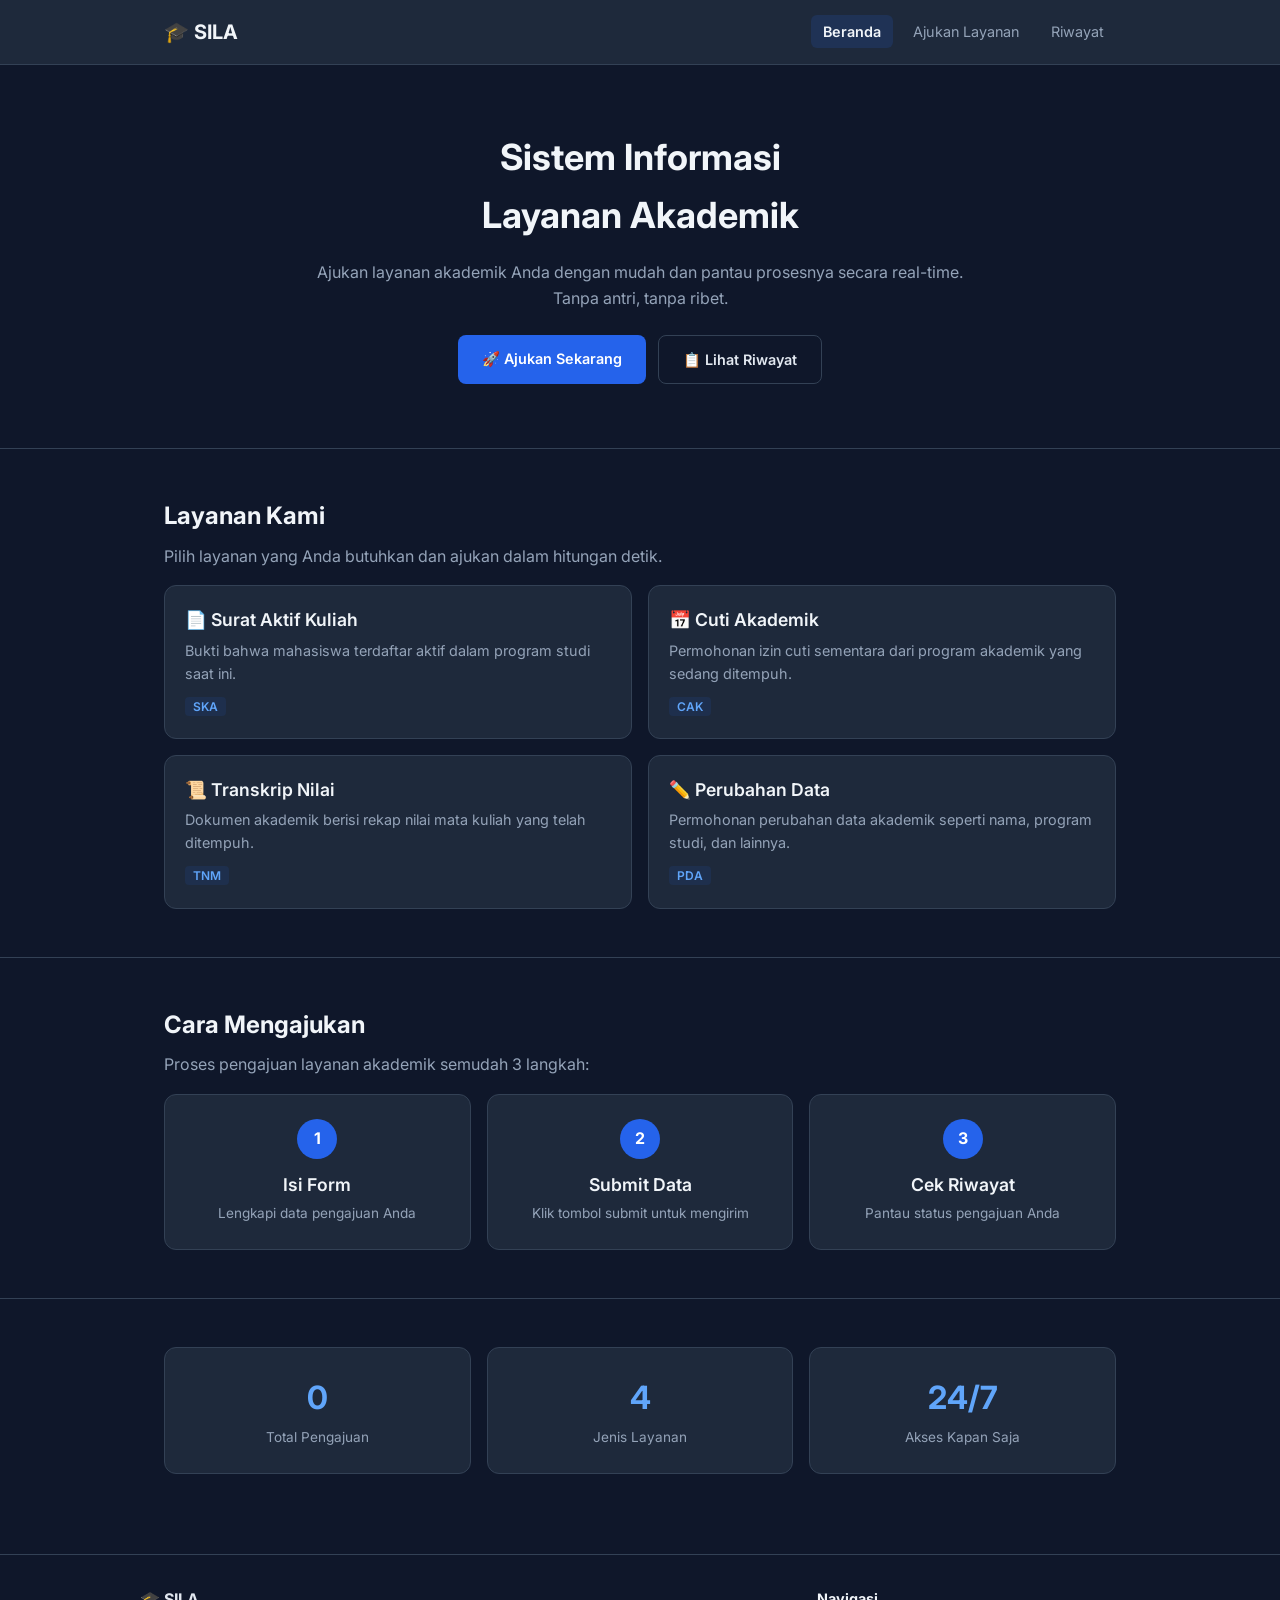
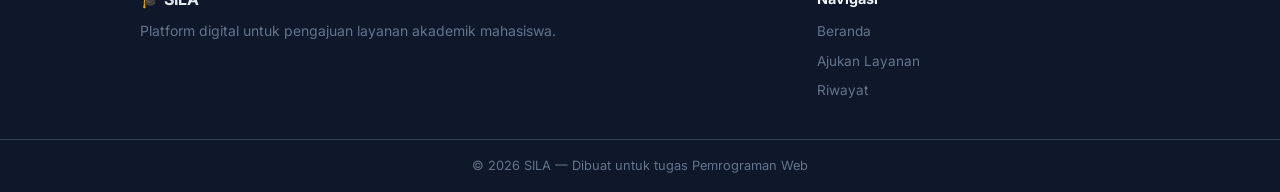
<file: index.html>
<!DOCTYPE html>
<html lang="id">

<head>
    <meta charset="UTF-8">
    <meta name="viewport" content="width=device-width, initial-scale=1.0">
    <title>SILA — Sistem Informasi Layanan Akademik</title>
    <link rel="preconnect" href="https://fonts.googleapis.com">
    <link rel="preconnect" href="https://fonts.gstatic.com" crossorigin>
    <link href="https://fonts.googleapis.com/css2?family=Inter:wght@400;600;700&display=swap" rel="stylesheet">
    <link rel="stylesheet" href="css/style.css">
</head>

<body>

    <!-- HEADER & NAVIGASI -->
    <header class="navbar">
        <div class="container navbar-inner">
            <a href="index.html" class="logo">🎓 SILA</a>
            <input type="checkbox" id="navToggle" class="nav-toggle">
            <label for="navToggle" class="hamburger">
                <span></span>
                <span></span>
                <span></span>
            </label>
            <nav>
                <ul class="nav-menu">
                    <li><a href="index.html" class="active">Beranda</a></li>
                    <li><a href="layanan.html">Ajukan Layanan</a></li>
                    <li><a href="riwayat.html">Riwayat</a></li>
                </ul>
            </nav>
        </div>
    </header>

    <main>

        <!-- Hero -->
        <section class="hero">
            <div class="container">
                <h1>Sistem Informasi<br>Layanan Akademik</h1>
                <p>Ajukan layanan akademik Anda dengan mudah dan pantau prosesnya secara real-time.<br>Tanpa antri,
                    tanpa ribet.</p>
                <div class="hero-buttons">
                    <a href="layanan.html" class="btn btn-primary">🚀 Ajukan Sekarang</a>
                    <a href="riwayat.html" class="btn btn-outline">📋 Lihat Riwayat</a>
                </div>
            </div>
        </section>

        <!-- Daftar Layanan -->
        <section class="section">
            <div class="container">
                <h2>Layanan Kami</h2>
                <p class="section-desc">Pilih layanan yang Anda butuhkan dan ajukan dalam hitungan detik.</p>
                <div class="cards-grid">
                    <article class="card">
                        <h3>📄 Surat Aktif Kuliah</h3>
                        <p>Bukti bahwa mahasiswa terdaftar aktif dalam program studi saat ini.</p>
                        <span class="card-code">SKA</span>
                    </article>
                    <article class="card">
                        <h3>📅 Cuti Akademik</h3>
                        <p>Permohonan izin cuti sementara dari program akademik yang sedang ditempuh.</p>
                        <span class="card-code">CAK</span>
                    </article>
                    <article class="card">
                        <h3>📜 Transkrip Nilai</h3>
                        <p>Dokumen akademik berisi rekap nilai mata kuliah yang telah ditempuh.</p>
                        <span class="card-code">TNM</span>
                    </article>
                    <article class="card">
                        <h3>✏️ Perubahan Data</h3>
                        <p>Permohonan perubahan data akademik seperti nama, program studi, dan lainnya.</p>
                        <span class="card-code">PDA</span>
                    </article>
                </div>
            </div>
        </section>

        <!-- Cara Mengajukan -->
        <section class="section">
            <div class="container">
                <h2>Cara Mengajukan</h2>
                <p class="section-desc">Proses pengajuan layanan akademik semudah 3 langkah:</p>
                <div class="steps-grid">
                    <div class="step">
                        <div class="step-number">1</div>
                        <h3>Isi Form</h3>
                        <p>Lengkapi data pengajuan Anda</p>
                    </div>
                    <div class="step">
                        <div class="step-number">2</div>
                        <h3>Submit Data</h3>
                        <p>Klik tombol submit untuk mengirim</p>
                    </div>
                    <div class="step">
                        <div class="step-number">3</div>
                        <h3>Cek Riwayat</h3>
                        <p>Pantau status pengajuan Anda</p>
                    </div>
                </div>
            </div>
        </section>

        <!-- Statistik -->
        <section class="section">
            <div class="container">
                <div class="stats-grid">
                    <div class="stat">
                        <div class="stat-number">0</div>
                        <div class="stat-label">Total Pengajuan</div>
                    </div>
                    <div class="stat">
                        <div class="stat-number">4</div>
                        <div class="stat-label">Jenis Layanan</div>
                    </div>
                    <div class="stat">
                        <div class="stat-number">24/7</div>
                        <div class="stat-label">Akses Kapan Saja</div>
                    </div>
                </div>
            </div>
        </section>

    </main>

    <!-- FOOTER -->
    <footer class="footer">
        <div class="container footer-inner">
            <div>
                <strong>🎓 SILA</strong>
                <p>Platform digital untuk pengajuan layanan akademik mahasiswa.</p>
            </div>
            <div class="footer-nav">
                <h4>Navigasi</h4>
                <ul>
                    <li><a href="index.html">Beranda</a></li>
                    <li><a href="layanan.html">Ajukan Layanan</a></li>
                    <li><a href="riwayat.html">Riwayat</a></li>
                </ul>
            </div>
        </div>
        <div class="footer-bottom">
            <div class="container">
                <p>&copy; 2026 SILA — Dibuat untuk tugas Pemrograman Web</p>
            </div>
        </div>
    </footer>

</body>

</html>
</file>
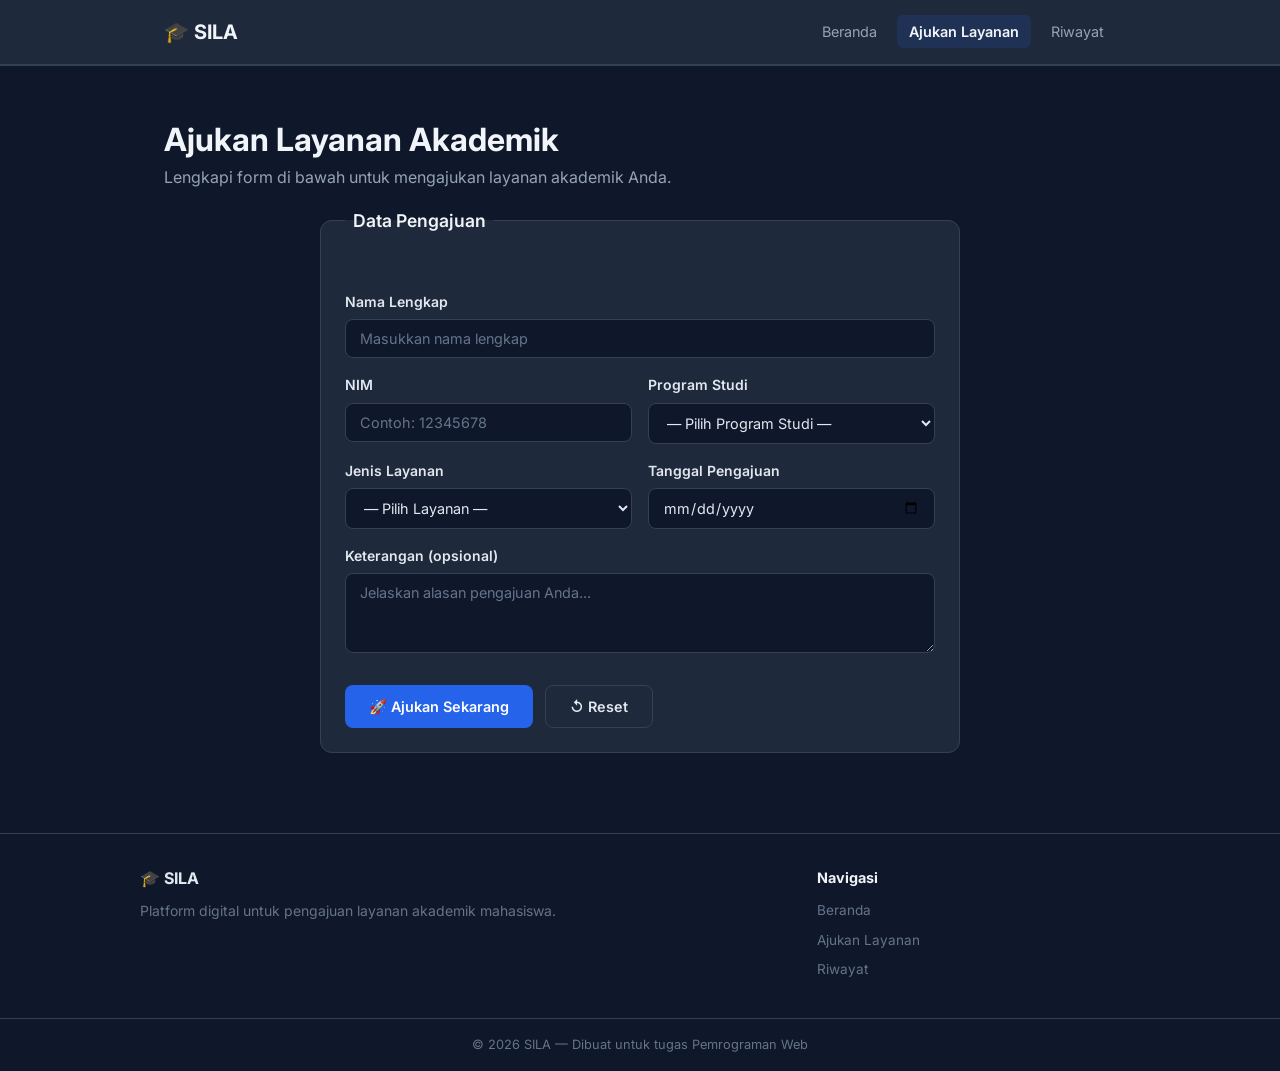
<file: layanan.html>
<!DOCTYPE html>
<html lang="id">

<head>
    <meta charset="UTF-8">
    <meta name="viewport" content="width=device-width, initial-scale=1.0">
    <title>Ajukan Layanan — SILA</title>
    <link rel="preconnect" href="https://fonts.googleapis.com">
    <link rel="preconnect" href="https://fonts.gstatic.com" crossorigin>
    <link href="https://fonts.googleapis.com/css2?family=Inter:wght@400;600;700&display=swap" rel="stylesheet">
    <link rel="stylesheet" href="css/style.css">
</head>

<body>

    <header class="navbar">
        <div class="container navbar-inner">
            <a href="index.html" class="logo">🎓 SILA</a>
            <input type="checkbox" id="navToggle" class="nav-toggle">
            <label for="navToggle" class="hamburger">
                <span></span>
                <span></span>
                <span></span>
            </label>
            <nav>
                <ul class="nav-menu">
                    <li><a href="index.html">Beranda</a></li>
                    <li><a href="layanan.html" class="active">Ajukan Layanan</a></li>
                    <li><a href="riwayat.html">Riwayat</a></li>
                </ul>
            </nav>
        </div>
    </header>

    <main>
        <section class="section">
            <div class="container">
                <h1>Ajukan Layanan Akademik</h1>
                <p class="section-desc">Lengkapi form di bawah untuk mengajukan layanan akademik Anda.</p>

                <form id="formPengajuan" class="form-card">
                    <fieldset>
                        <legend>Data Pengajuan</legend>

                        <p id="formError" class="form-error"></p>

                        <div class="form-group">
                            <label for="nama">Nama Lengkap</label>
                            <input type="text" id="nama" name="nama" placeholder="Masukkan nama lengkap">
                        </div>

                        <div class="form-row">
                            <div class="form-group">
                                <label for="nim">NIM</label>
                                <input type="text" id="nim" name="nim" placeholder="Contoh: 12345678" maxlength="8">
                            </div>
                            <div class="form-group">
                                <label for="prodi">Program Studi</label>
                                <select id="prodi" name="prodi">
                                    <option value="">— Pilih Program Studi —</option>
                                    <option value="Sistem Informasi">Sistem Informasi</option>
                                    <option value="Teknik Informatika">Teknik Informatika</option>
                                    <option value="Manajemen">Manajemen</option>
                                    <option value="Akuntansi">Akuntansi</option>
                                </select>
                            </div>
                        </div>

                        <div class="form-row">
                            <div class="form-group">
                                <label for="layanan">Jenis Layanan</label>
                                <select id="layanan" name="layanan">
                                    <option value="">— Pilih Layanan —</option>
                                    <option value="SKA">SKA — Surat Aktif Kuliah</option>
                                    <option value="CAK">CAK — Cuti Akademik</option>
                                    <option value="TNM">TNM — Transkrip Nilai</option>
                                    <option value="PDA">PDA — Perubahan Data</option>
                                </select>
                            </div>
                            <div class="form-group">
                                <label for="tanggal">Tanggal Pengajuan</label>
                                <input type="date" id="tanggal" name="tanggal">
                            </div>
                        </div>

                        <div class="form-group">
                            <label for="keterangan">Keterangan (opsional)</label>
                            <textarea id="keterangan" name="keterangan" rows="3"
                                placeholder="Jelaskan alasan pengajuan Anda..."></textarea>
                        </div>

                        <div class="form-actions">
                            <button type="submit" class="btn btn-primary">🚀 Ajukan Sekarang</button>
                            <button type="reset" class="btn btn-outline">↺ Reset</button>
                        </div>
                    </fieldset>
                </form>
            </div>
        </section>
    </main>

    <footer class="footer">
        <div class="container footer-inner">
            <div>
                <strong>🎓 SILA</strong>
                <p>Platform digital untuk pengajuan layanan akademik mahasiswa.</p>
            </div>
            <div class="footer-nav">
                <h4>Navigasi</h4>
                <ul>
                    <li><a href="index.html">Beranda</a></li>
                    <li><a href="layanan.html">Ajukan Layanan</a></li>
                    <li><a href="riwayat.html">Riwayat</a></li>
                </ul>
            </div>
        </div>
        <div class="footer-bottom">
            <div class="container">
                <p>&copy; 2026 SILA — Dibuat untuk tugas Pemrograman Web</p>
            </div>
        </div>
    </footer>

    <script src="js/script.js"></script>

</body>

</html>
</file>
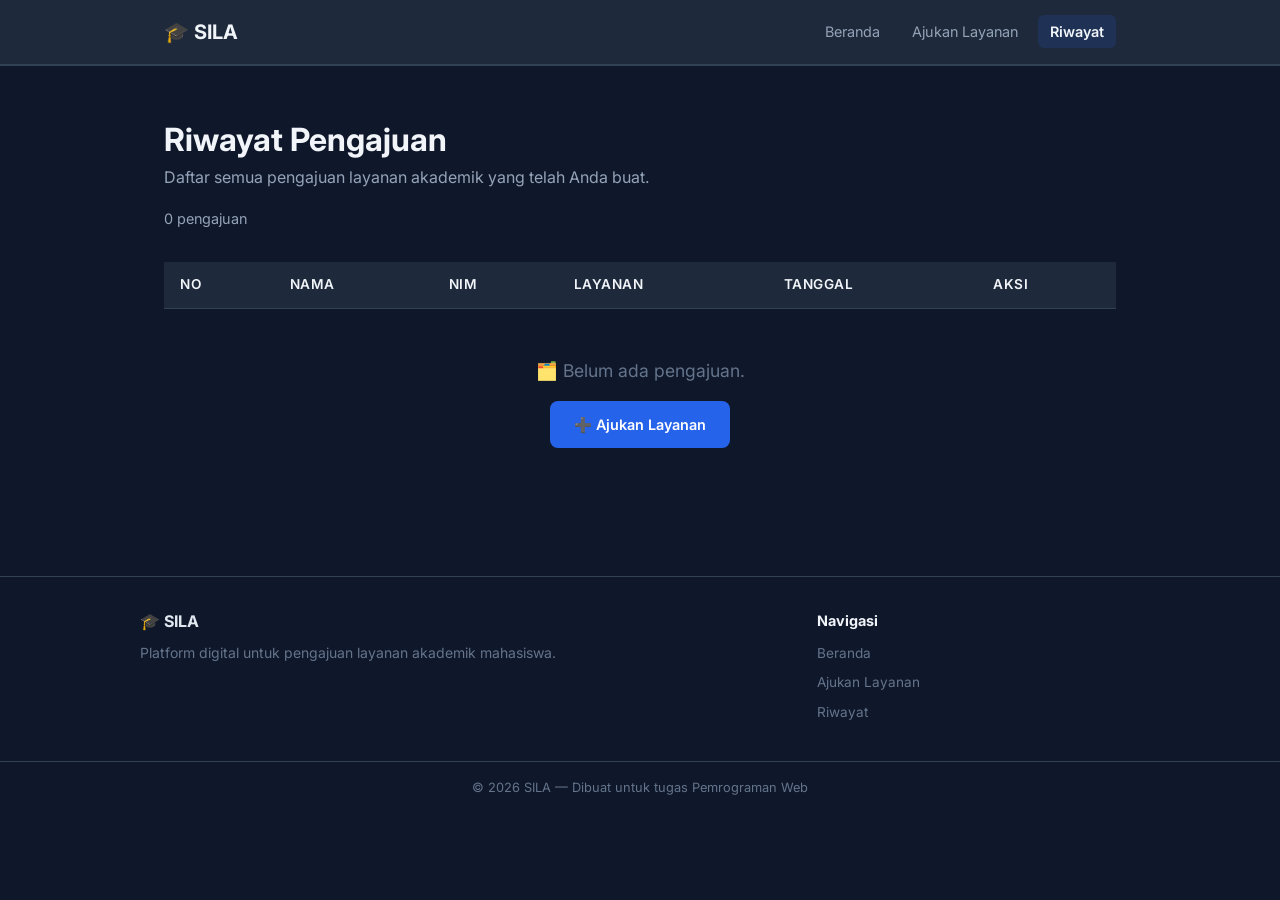
<file: riwayat.html>
<!DOCTYPE html>
<html lang="id">

<head>
    <meta charset="UTF-8">
    <meta name="viewport" content="width=device-width, initial-scale=1.0">
    <title>Riwayat Pengajuan — SILA</title>
    <link rel="preconnect" href="https://fonts.googleapis.com">
    <link rel="preconnect" href="https://fonts.gstatic.com" crossorigin>
    <link href="https://fonts.googleapis.com/css2?family=Inter:wght@400;600;700&display=swap" rel="stylesheet">
    <link rel="stylesheet" href="css/style.css">
</head>

<body>

    <header class="navbar">
        <div class="container navbar-inner">
            <a href="index.html" class="logo">🎓 SILA</a>
            <input type="checkbox" id="navToggle" class="nav-toggle">
            <label for="navToggle" class="hamburger">
                <span></span>
                <span></span>
                <span></span>
            </label>
            <nav>
                <ul class="nav-menu">
                    <li><a href="index.html">Beranda</a></li>
                    <li><a href="layanan.html">Ajukan Layanan</a></li>
                    <li><a href="riwayat.html" class="active">Riwayat</a></li>
                </ul>
            </nav>
        </div>
    </header>

    <main>
        <section class="section">
            <div class="container">
                <h1>Riwayat Pengajuan</h1>
                <p class="section-desc">Daftar semua pengajuan layanan akademik yang telah Anda buat.</p>

                <div class="toolbar">
                    <span id="dataCount">0 pengajuan</span>
                    <button id="btnHapusSemua" class="btn btn-outline" style="display: none;">🗑 Hapus Semua</button>
                </div>

                <div class="table-responsive">
                    <table class="data-table">
                        <thead>
                            <tr>
                                <th>No</th>
                                <th>Nama</th>
                                <th>NIM</th>
                                <th>Layanan</th>
                                <th>Tanggal</th>
                                <th>Aksi</th>
                            </tr>
                        </thead>
                        <tbody id="tableBody">
                            <!-- Data diisi oleh JavaScript -->
                        </tbody>
                    </table>
                </div>

                <div id="emptyState" class="empty-state" style="display: none;">
                    <p>🗂️ Belum ada pengajuan.</p>
                    <a href="layanan.html" class="btn btn-primary">➕ Ajukan Layanan</a>
                </div>
            </div>
        </section>
    </main>

    <footer class="footer">
        <div class="container footer-inner">
            <div>
                <strong>🎓 SILA</strong>
                <p>Platform digital untuk pengajuan layanan akademik mahasiswa.</p>
            </div>
            <div class="footer-nav">
                <h4>Navigasi</h4>
                <ul>
                    <li><a href="index.html">Beranda</a></li>
                    <li><a href="layanan.html">Ajukan Layanan</a></li>
                    <li><a href="riwayat.html">Riwayat</a></li>
                </ul>
            </div>
        </div>
        <div class="footer-bottom">
            <div class="container">
                <p>&copy; 2026 SILA — Dibuat untuk tugas Pemrograman Web</p>
            </div>
        </div>
    </footer>

    <script src="js/script.js"></script>

</body>

</html>
</file>
<file: css/style.css>
/* ================================
   CSS DASAR — SILA
   ================================ */

* {
    margin: 0;
    padding: 0;
    box-sizing: border-box;
}

body {
    background-color: #0f172a;
    color: #e2e8f0;
}

h1,
h2,
h3 {
    color: #f1f5f9;
}

a {
    color: #60a5fa;
    text-decoration: none;
}

a:hover {
    color: #93c5fd;
}

hr {
    border: none;
    border-top: 1px solid #334155;
}


/* ================================
   CSS LANJUTAN — SILA
   ================================ */

body {
    font-family: 'Inter', sans-serif;
    font-size: 16px;
    line-height: 1.6;
}

h1 {
    font-size: 2rem;
    font-weight: 700;
}

h2 {
    font-size: 1.5rem;
    font-weight: 700;
    margin-bottom: 8px;
}

h3 {
    font-size: 1.1rem;
    font-weight: 600;
    margin-bottom: 4px;
}

.section-desc {
    color: #94a3b8;
    margin-bottom: 16px;
}


/* ================================
   PAGE LAYOUT — SILA
   ================================ */

.container {
    max-width: 1000px;
    margin: 0 auto;
    padding: 0 24px;
}

.navbar {
    background-color: #1e293b;
    border-bottom: 1px solid #334155;
    padding: 16px 0;
}

.navbar-inner {
    display: flex;
    justify-content: space-between;
    align-items: center;
}

.logo {
    font-size: 1.25rem;
    font-weight: 700;
    color: #f1f5f9;
}

.hero {
    padding: 64px 0;
    text-align: center;
}

.hero h1 {
    font-size: 2.25rem;
    margin-bottom: 16px;
}

.hero p {
    color: #94a3b8;
    margin-bottom: 24px;
}

.hero-buttons {
    display: flex;
    justify-content: center;
    gap: 12px;
}

.btn {
    display: inline-block;
    padding: 12px 24px;
    border-radius: 8px;
    font-size: 0.9rem;
    font-weight: 600;
    transition: background-color 0.3s, color 0.3s, transform 0.2s;
}

.btn-primary {
    background-color: #2563eb;
    color: #fff;
}

.btn-primary:hover {
    background-color: #1d4ed8;
    color: #fff;
    transform: translateY(-2px);
}

.btn-outline {
    border: 1px solid #334155;
    color: #e2e8f0;
}

.btn-outline:hover {
    background-color: #1e293b;
    color: #f1f5f9;
    transform: translateY(-2px);
}

.section {
    padding: 48px 0;
    border-top: 1px solid #334155;
}

.cards-grid {
    display: grid;
    grid-template-columns: 1fr 1fr;
    gap: 16px;
    margin-top: 16px;
}

.card {
    background-color: #1e293b;
    border: 1px solid #334155;
    border-radius: 12px;
    padding: 20px;
    transition: border-color 0.3s, transform 0.2s;
}

.card:hover {
    border-color: #475569;
    transform: translateY(-2px);
}

.card p {
    color: #94a3b8;
    font-size: 0.9rem;
    margin-bottom: 8px;
}

.card-code {
    font-size: 0.75rem;
    font-weight: 600;
    color: #60a5fa;
    background-color: rgba(37, 99, 235, 0.1);
    padding: 2px 8px;
    border-radius: 4px;
}

.steps-grid {
    display: flex;
    gap: 16px;
    margin-top: 16px;
}

.step {
    flex: 1;
    text-align: center;
    background-color: #1e293b;
    border: 1px solid #334155;
    border-radius: 12px;
    padding: 24px 16px;
    transition: border-color 0.3s;
}

.step:hover {
    border-color: #475569;
}

.step-number {
    width: 40px;
    height: 40px;
    background-color: #2563eb;
    color: #fff;
    border-radius: 50%;
    display: flex;
    align-items: center;
    justify-content: center;
    font-weight: 700;
    margin: 0 auto 12px;
}

.step p {
    color: #94a3b8;
    font-size: 0.85rem;
}

.stats-grid {
    display: flex;
    gap: 16px;
}

.stat {
    flex: 1;
    text-align: center;
    background-color: #1e293b;
    border: 1px solid #334155;
    border-radius: 12px;
    padding: 24px;
}

.stat-number {
    font-size: 2rem;
    font-weight: 700;
    color: #60a5fa;
}

.stat-label {
    color: #94a3b8;
    font-size: 0.85rem;
    margin-top: 4px;
}

.footer {
    border-top: 1px solid #334155;
    margin-top: 32px;
}

.footer-inner {
    display: grid;
    grid-template-columns: 2fr 1fr;
    gap: 32px;
    padding: 32px 0;
}

.footer-inner p {
    color: #64748b;
    font-size: 0.875rem;
    margin-top: 8px;
}

.footer-inner h4 {
    color: #f1f5f9;
    margin-bottom: 8px;
    font-size: 0.9rem;
}

.footer-bottom {
    border-top: 1px solid #334155;
    padding: 16px 0;
    text-align: center;
}

.footer-bottom p {
    font-size: 0.8rem;
    color: #64748b;
}


/* ================================
   STRUKTUR NAVIGASI & MENU — SILA
   ================================ */

.nav-menu {
    list-style: none;
    display: flex;
    gap: 8px;
}

.nav-menu li a {
    color: #94a3b8;
    font-size: 0.9rem;
    padding: 8px 12px;
    border-radius: 6px;
    transition: color 0.3s, background-color 0.3s;
}

.nav-menu li a:hover {
    color: #f1f5f9;
    background-color: rgba(255, 255, 255, 0.05);
}

.nav-menu li a.active {
    color: #f1f5f9;
    font-weight: 600;
    background-color: rgba(37, 99, 235, 0.15);
}

.footer-nav ul {
    list-style: none;
}

.footer-nav ul li {
    margin-bottom: 4px;
}

.footer-nav ul li a {
    color: #64748b;
    font-size: 0.85rem;
    transition: color 0.3s;
}

.footer-nav ul li a:hover {
    color: #93c5fd;
}


/* ================================
   MEDIA QUERY & RESPONSIF — SILA
   ================================ */

/* Animasi */
@keyframes fadeIn {
    from {
        opacity: 0;
        transform: translateY(20px);
    }

    to {
        opacity: 1;
        transform: translateY(0);
    }
}

.hero {
    animation: fadeIn 0.6s ease;
}



/* Hamburger */
.nav-toggle {
    display: none;
}

.hamburger {
    display: none;
    flex-direction: column;
    gap: 5px;
    cursor: pointer;
    padding: 4px;
}

.hamburger span {
    display: block;
    width: 24px;
    height: 3px;
    background-color: #f1f5f9;
    border-radius: 2px;
    transition: transform 0.3s, opacity 0.3s;
}

.nav-toggle:checked~label .hamburger span:nth-child(1) {
    transform: translateY(8px) rotate(45deg);
}

.nav-toggle:checked~label .hamburger span:nth-child(2) {
    opacity: 0;
}

.nav-toggle:checked~label .hamburger span:nth-child(3) {
    transform: translateY(-8px) rotate(-45deg);
}

/* Tablet & Mobile */
@media (max-width: 768px) {
    .navbar-inner {
        flex-wrap: wrap;
    }

    .hamburger {
        display: flex;
    }

    nav {
        width: 100%;
        order: 3;
    }

    .nav-menu {
        display: none;
        flex-direction: column;
        gap: 0;
        width: 100%;
        padding: 8px 0;
        border-top: 1px solid #334155;
        margin-top: 12px;
    }

    .nav-menu li a {
        display: block;
        padding: 10px 0;
        border-radius: 0;
    }

    .nav-toggle:checked~nav .nav-menu {
        display: flex;
    }

    .nav-menu {
        gap: 4px;
    }

    .hero h1 {
        font-size: 1.5rem;
    }

    .hero-buttons {
        flex-direction: column;
        align-items: center;
    }

    .cards-grid {
        grid-template-columns: 1fr;
    }

    .steps-grid {
        flex-direction: column;
    }

    .stats-grid {
        flex-direction: column;
    }

    .footer-inner {
        grid-template-columns: 1fr;
        gap: 24px;
    }
}

/* Small Mobile */
@media (max-width: 480px) {
    .hero h1 {
        font-size: 1.25rem;
    }

    .btn {
        width: 100%;
        text-align: center;
    }

    .form-row {
        grid-template-columns: 1fr;
    }
}


/* ================================
   FORMS — SILA
   ================================ */

.form-card {
    max-width: 640px;
    margin: 0 auto;
}

fieldset {
    border: 1px solid #334155;
    border-radius: 12px;
    padding: 24px;
    background-color: #1e293b;
}

legend {
    font-size: 1.1rem;
    font-weight: 600;
    color: #f1f5f9;
    padding: 0 8px;
}

.form-group {
    margin-bottom: 16px;
}

.form-group label {
    display: block;
    font-size: 0.875rem;
    font-weight: 600;
    color: #e2e8f0;
    margin-bottom: 6px;
}

.form-group input,
.form-group select,
.form-group textarea {
    width: 100%;
    padding: 10px 14px;
    background-color: #0f172a;
    border: 1px solid #334155;
    border-radius: 8px;
    color: #e2e8f0;
    font-family: inherit;
    font-size: 0.9rem;
    outline: none;
    transition: border-color 0.3s;
}

.form-group input:focus,
.form-group select:focus,
.form-group textarea:focus {
    border-color: #2563eb;
}

.form-group input::placeholder,
.form-group textarea::placeholder {
    color: #64748b;
}

.form-group select {
    cursor: pointer;
}

.form-group textarea {
    resize: vertical;
    min-height: 80px;
}

.form-row {
    display: grid;
    grid-template-columns: 1fr 1fr;
    gap: 16px;
}

.form-actions {
    display: flex;
    gap: 12px;
    margin-top: 24px;
}

.form-actions .btn {
    cursor: pointer;
    border: none;
    font-family: inherit;
}

.form-actions .btn-outline {
    border: 1px solid #334155;
    background: none;
}


/* ================================
   TABLES — SILA
   ================================ */

.table-responsive {
    width: 100%;
    overflow-x: auto;
    -webkit-overflow-scrolling: touch;
}

.data-table {
    width: 100%;
    border-collapse: collapse;
    margin-top: 16px;
    min-width: 600px;
}

.data-table caption {
    text-align: left;
    font-size: 0.85rem;
    color: #64748b;
    margin-bottom: 12px;
}

.data-table th,
.data-table td {
    padding: 12px 16px;
    text-align: left;
    border-bottom: 1px solid #334155;
}

.data-table th {
    background-color: #1e293b;
    color: #f1f5f9;
    font-size: 0.85rem;
    font-weight: 600;
    text-transform: uppercase;
    letter-spacing: 0.5px;
}

.data-table td {
    color: #94a3b8;
    font-size: 0.9rem;
}

/* Zebra Stripes */
.data-table tbody tr:nth-child(even) {
    background-color: rgba(30, 41, 59, 0.5);
}

/* Hover */
.data-table tbody tr:hover {
    background-color: #1e293b;
}

@media (max-width: 768px) {
    .data-table {
        font-size: 0.8rem;
    }

    .data-table th,
    .data-table td {
        padding: 8px 10px;
    }
}


/* ================================
   JAVASCRIPT LANJUTAN — SILA
   CSS untuk elemen dinamis yang dihasilkan
   atau dikendalikan oleh JavaScript.
   ================================ */

/* --------------------------------
   Form Error
   Elemen untuk menampilkan pesan error
   validasi form secara real-time (tanpa alert).
   min-height: menjaga layout tidak melompat
   saat pesan error muncul/hilang.
   -------------------------------- */
.form-error {
    color: #f87171;
    /* warna merah terang */
    font-size: 0.875rem;
    margin-bottom: 12px;
    min-height: 20px;
    /* tinggi minimum agar layout stabil */
}

/* --------------------------------
   Toolbar
   Baris atas tabel yang berisi teks info
   (jumlah data) dan tombol aksi (hapus semua).
   Menggunakan Flexbox dengan elemen berjauhan.
   -------------------------------- */
.toolbar {
    display: flex;
    justify-content: space-between;
    /* kiri: info, kanan: tombol */
    align-items: center;
    margin-bottom: 16px;
    color: #94a3b8;
    font-size: 0.9rem;
}

/* --------------------------------
   Empty State
   Tampilan yang muncul saat tabel kosong
   (belum ada data yang diinput).
   -------------------------------- */
.empty-state {
    text-align: center;
    padding: 48px 0;
    color: #64748b;
}

.empty-state p {
    font-size: 1.1rem;
    margin-bottom: 16px;
}

/* --------------------------------
   Tombol Edit & Hapus (Per Baris)
   Tombol kecil yang muncul di setiap baris tabel,
   dibuat oleh JavaScript secara dinamis.
   .btn-edit  → border biru, teks biru
   .btn-hapus → border merah, teks merah
   Saat hover: background terisi warna penuh.
   -------------------------------- */

/* Tombol Edit: outline biru */
.btn-edit {
    background: none;
    border: 1px solid #60a5fa;
    /* biru muda */
    color: #60a5fa;
    padding: 4px 12px;
    border-radius: 6px;
    font-size: 0.8rem;
    cursor: pointer;
    transition: background-color 0.3s, color 0.3s;
    margin-right: 4px;
}

/* Saat hover: background penuh biru, teks gelap */
.btn-edit:hover {
    background-color: #60a5fa;
    color: #0f172a;
    /* kontras teks di background biru */
}

/* Tombol Hapus: outline merah */
.btn-hapus {
    background: none;
    border: 1px solid #f87171;
    /* merah muda */
    color: #f87171;
    padding: 4px 12px;
    border-radius: 6px;
    font-size: 0.8rem;
    cursor: pointer;
    transition: background-color 0.3s, color 0.3s;
}

/* Saat hover: background penuh merah, teks gelap */
.btn-hapus:hover {
    background-color: #f87171;
    color: #0f172a;
}
</file>
